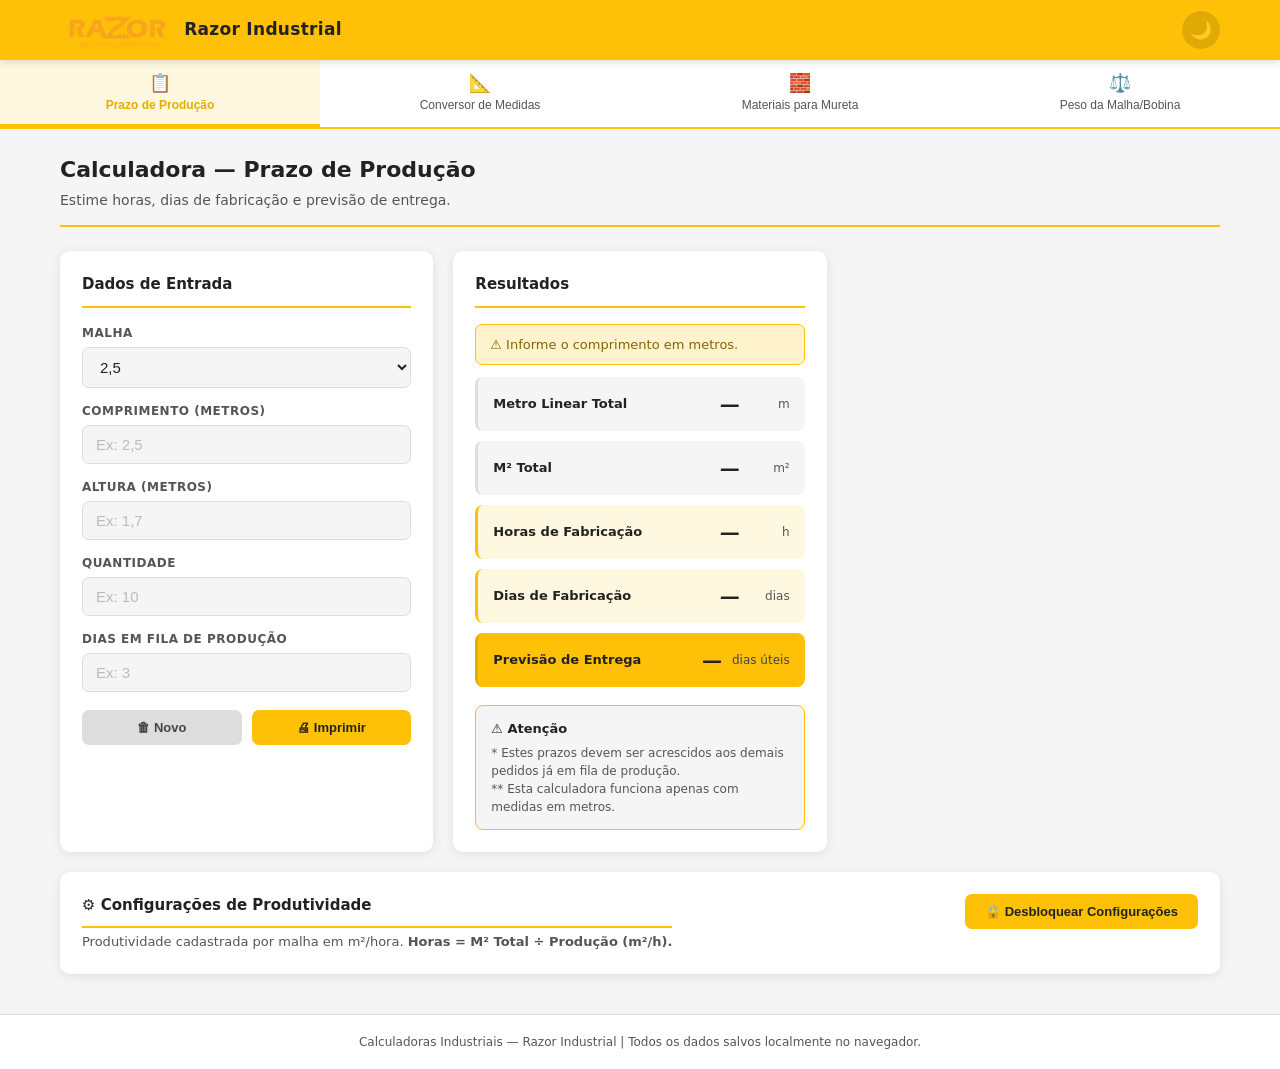
<file: index.html>
<!DOCTYPE html>
<html lang="pt-BR">
<head>
  <meta charset="UTF-8" />
  <meta name="viewport" content="width=device-width, initial-scale=1.0" />
  <title>Calculadoras Industriais</title>
  <link rel="stylesheet" href="style.css" />
</head>
<body class="tema-claro">

  <!-- CABEÇALHO -->
  <header class="cabecalho">
    <div class="cabecalho-inner">
      <div class="logo-area">
        <img src="logo.jpg" alt="Razor Industrial" class="logo-img">
        <span class="logo-texto">Razor Industrial</span>
      </div>
      <button class="btn-tema" id="btnTema" onclick="alternarTema()" title="Alternar tema claro/escuro">
        <span id="iconeTema">🌙</span>
      </button>
    </div>
  </header>

  <!-- MENU DE NAVEGAÇÃO -->

  <nav class="menu-nav">
    <button class="btn-menu ativo" id="menu-producao" onclick="trocarTela('producao')">
      <span class="menu-icon">📋</span>
      <span class="menu-label">Prazo de Produção</span>
    </button>
    <button class="btn-menu" id="menu-conversor" onclick="trocarTela('conversor')">
      <span class="menu-icon">📐</span>
      <span class="menu-label">Conversor de Medidas</span>
    </button>
    <button class="btn-menu" onclick="location.href='tela3-mureta.html'">
      <span class="menu-icon">🧱</span>
      <span class="menu-label">Materiais para Mureta</span>
    </button>
    <button class="btn-menu" onclick="location.href='tela4-malha.html'">
      <span class="menu-icon">⚖️</span>
      <span class="menu-label">Peso da Malha/Bobina</span>
    </button>
  </nav>

  <!-- ÁREA PRINCIPAL -->
  <main class="main-content">

    <!-- ===========================
         TELA 1 - PRAZO DE PRODUÇÃO
         =========================== -->
    <section id="tela-producao" class="tela ativa">
      <div class="tela-titulo">
        <h2>Calculadora — Prazo de Produção</h2>
        <p class="subtitulo">Estime horas, dias de fabricação e previsão de entrega.</p>
      </div>

      <div class="card-grid">
        <!-- Entradas -->
        <div class="card">
          <h3 class="card-titulo">Dados de Entrada</h3>

          <div class="campo-grupo">
            <label for="prod-malha">Malha</label>
            <select id="prod-malha" onchange="calcularProducao()">
              <option value="2.5">2,5</option>
              <option value="5">5</option>
              <option value="8">8</option>
              <option value="10">10</option>
            </select>
          </div>

          <div class="campo-grupo">
            <label for="prod-comprimento">Comprimento (metros)</label>
            <input type="text" id="prod-comprimento" class="obrigatorio" placeholder="Ex: 2,5" oninput="calcularProducao()" />
          </div>

          <div class="campo-grupo">
            <label for="prod-altura">Altura (metros)</label>
            <input type="text" id="prod-altura" class="obrigatorio" placeholder="Ex: 1,7" oninput="calcularProducao()" />
          </div>

          <div class="campo-grupo">
            <label for="prod-quantidade">Quantidade</label>
            <input type="text" id="prod-quantidade" class="obrigatorio" placeholder="Ex: 10" oninput="calcularProducao()" />
          </div>

          <div class="campo-grupo">
            <label for="prod-dias-fila">Dias em fila de produção</label>
            <input type="text" id="prod-dias-fila" placeholder="Ex: 3" oninput="calcularProducao()" />
          </div>

          <div class="botoes-acao">
            <button class="btn-limpar" onclick="limparProducao()">🗑 Novo</button>
            <button class="btn-imprimir" onclick="imprimirOrcamento('producao')">🖨 Imprimir</button>
          </div>
        </div>

        <!-- Resultados -->
        <div class="card">
          <h3 class="card-titulo">Resultados</h3>

          <div id="erro-producao" class="msg-erro hidden"></div>

          <div class="resultado-grid">
            <div class="resultado-item">
              <span class="resultado-label">Metro Linear Total</span>
              <span class="resultado-valor" id="res-metro-linear">—</span>
              <span class="resultado-unidade">m</span>
            </div>
            <div class="resultado-item">
              <span class="resultado-label">M² Total</span>
              <span class="resultado-valor" id="res-m2-total">—</span>
              <span class="resultado-unidade">m²</span>
            </div>
            <div class="resultado-item destaque">
              <span class="resultado-label">Horas de Fabricação</span>
              <span class="resultado-valor" id="res-horas-fab">—</span>
              <span class="resultado-unidade">h</span>
            </div>
            <div class="resultado-item destaque">
              <span class="resultado-label">Dias de Fabricação</span>
              <span class="resultado-valor" id="res-dias-fab">—</span>
              <span class="resultado-unidade">dias</span>
            </div>
            <div class="resultado-item principal">
              <span class="resultado-label">Previsão de Entrega</span>
              <span class="resultado-valor" id="res-previsao">—</span>
              <span class="resultado-unidade">dias úteis</span>
            </div>
          </div>

          <div class="aviso-box">
            <strong>⚠ Atenção</strong>
            <p>* Estes prazos devem ser acrescidos aos demais pedidos já em fila de produção.</p>
            <p>** Esta calculadora funciona apenas com medidas em metros.</p>
          </div>
        </div>

        <!-- Configurações de Produtividade (protegidas por senha) -->
        <div class="card card-full">
          <div class="admin-cabecalho">
            <div>
              <h3 class="card-titulo" style="margin-bottom:4px;">⚙ Configurações de Produtividade</h3>
              <p class="card-desc" style="margin-bottom:0">
                Produtividade cadastrada por malha em m²/hora.
                <strong>Horas = M² Total ÷ Produção (m²/h).</strong>
              </p>
            </div>
            <div class="admin-botoes">
              <button class="btn-desbloquear" id="btn-desbloquear" onclick="desbloquearConfiguracoes()">
                🔒 Desbloquear Configurações
              </button>
              <button class="btn-bloquear hidden" id="btn-bloquear" onclick="bloquearConfiguracoes()">
                🔓 Bloquear
              </button>
            </div>
          </div>

          <!-- Área administrativa — oculta por padrão, exibida após senha correta -->
          <div id="area-admin" class="hidden">
            <div class="tabela-fatores-wrap" style="margin-top:16px;">
              <table class="tabela-fatores">
                <thead>
                  <tr>
                    <th>Malha</th>
                    <th>Produção (m²/hora)</th>
                    <th></th>
                  </tr>
                </thead>
                <tbody id="corpo-tabela-producao">
                  <!-- Gerado via JS -->
                </tbody>
              </table>
              <div class="admin-actions">
                <button class="btn-add-fator" onclick="adicionarMalhaProducao()">+ Adicionar malha</button>
                <button class="btn-salvar" id="btn-salvar-producao" onclick="salvarTabelaProducao()" disabled>
                  💾 Salvar
                </button>
                <span id="feedback-salvar-producao" class="feedback-msg hidden"></span>
                <div class="admin-export">
                  <button class="btn-export" onclick="exportarProducaoJSON()">📤 JSON</button>
                  <button class="btn-export" onclick="exportarProducaoCSV()">📤 CSV</button>
                  <button class="btn-export" onclick="exportarProducaoTXT()">📤 TXT</button>
                  <button class="btn-export" onclick="importarProducaoJSON()">📥 Importar</button>
                </div>
              </div>
            </div>
          </div>
        </div>
      </div>
    </section>

    <!-- ===========================
         TELA 2 - CONVERSOR CM ↔ METRO
         =========================== -->
    <section id="tela-conversor" class="tela">
      <div class="tela-titulo">
        <h2>Conversor de Medidas</h2>
        <p class="subtitulo">Converta entre unidades de comprimento em tempo real.</p>
      </div>

      <div class="card">
        <div class="conv-selector">
          <label for="conv-unidade">Unidade de origem</label>
          <select id="conv-unidade" onchange="converterMedidas()">
            <option value="mm">Milímetro (mm)</option>
            <option value="cm">Centímetro (cm)</option>
            <option value="m" selected>Metro (m)</option>
            <option value="km">Quilômetro (km)</option>
          </select>
        </div>

        <div class="campo-grupo">
          <label for="conv-valor">Valor</label>
          <input type="text" id="conv-valor" placeholder="Ex: 1,5" oninput="converterMedidas()" />
        </div>

        <div class="conv-resultados">
          <div class="conv-resultado-item">
            <span class="conv-res-unidade">Milímetro</span>
            <span class="conv-res-valor" id="res-mm">—</span>
            <span class="conv-res-sigla">mm</span>
          </div>
          <div class="conv-resultado-item">
            <span class="conv-res-unidade">Centímetro</span>
            <span class="conv-res-valor" id="res-cm">—</span>
            <span class="conv-res-sigla">cm</span>
          </div>
          <div class="conv-resultado-item">
            <span class="conv-res-unidade">Metro</span>
            <span class="conv-res-valor" id="res-m">—</span>
            <span class="conv-res-sigla">m</span>
          </div>
          <div class="conv-resultado-item">
            <span class="conv-res-unidade">Quilômetro</span>
            <span class="conv-res-valor" id="res-km">—</span>
            <span class="conv-res-sigla">km</span>
          </div>
        </div>
      </div>
    </section>

  </main>

  <!-- RODAPÉ -->
  <footer class="rodape">
    <span>Calculadoras Industriais — Razor Industrial | Todos os dados salvos localmente no navegador.</span>
  </footer>

  <script src="app.js"></script>
</body>
</html>
</file>
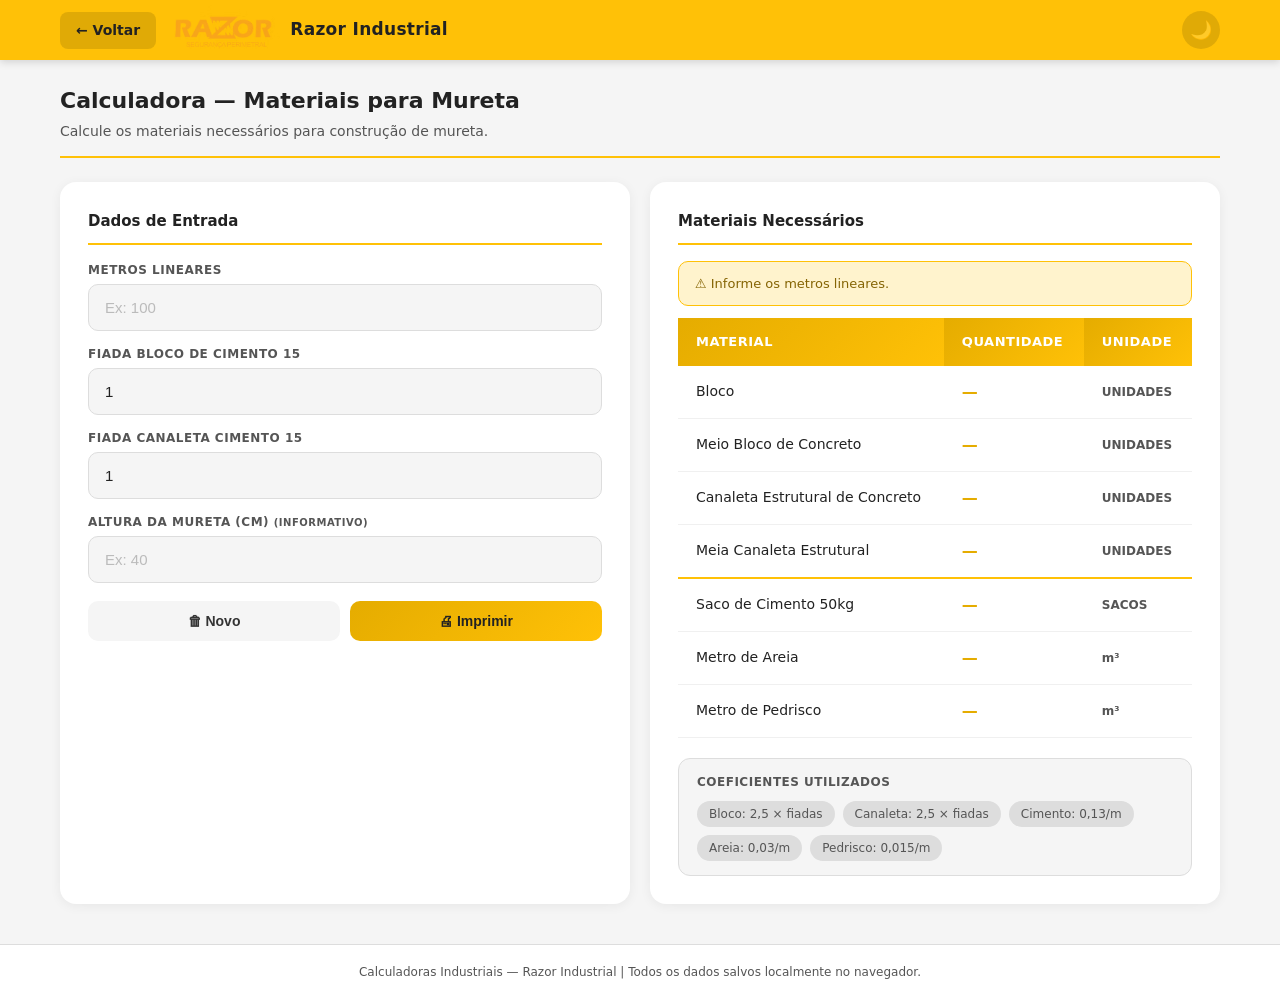
<file: tela3-mureta.html>
<!DOCTYPE html>
<html lang="pt-BR">
<head>
  <meta charset="UTF-8">
  <meta name="viewport" content="width=device-width, initial-scale=1.0">
  <title>Materiais para Mureta — Calculadoras Razor</title>
  <link rel="stylesheet" href="shared.css">
  <link rel="stylesheet" href="tela3-mureta.css">
</head>
<body class="tema-claro">

  <header class="cabecalho">
    <div class="cabecalho-inner">
      <div class="logo-area">
        <a href="index.html" class="btn-voltar">← Voltar</a>
        <img src="logo.jpg" alt="Razor Industrial" class="logo-img">
        <span class="logo-texto">Razor Industrial</span>
      </div>
      <button class="btn-tema" id="btnTema" onclick="alternarTema()" title="Alternar tema">
        <span id="iconeTema">🌙</span>
      </button>
    </div>
  </header>

  <main class="main-content">

    <div class="tela-titulo">
      <h2>Calculadora — Materiais para Mureta</h2>
      <p class="subtitulo">Calcule os materiais necessários para construção de mureta.</p>
    </div>

    <div class="card-grid">

      <div class="card">
        <h3 class="card-titulo">Dados de Entrada</h3>

        <div class="campo-grupo">
          <label for="mur-metros">Metros Lineares</label>
          <input type="text" id="mur-metros" class="obrigatorio" placeholder="Ex: 100" oninput="calcularMureta()" />
        </div>

        <div class="campo-grupo">
          <label for="mur-fiada-bloco">Fiada Bloco de Cimento 15</label>
          <input type="number" id="mur-fiada-bloco" placeholder="Ex: 1" oninput="calcularMureta()" value="1" min="0" step="1" />
        </div>

        <div class="campo-grupo">
          <label for="mur-fiada-canaleta">Fiada Canaleta Cimento 15</label>
          <input type="number" id="mur-fiada-canaleta" placeholder="Ex: 1" oninput="calcularMureta()" value="1" min="0" step="1" />
        </div>

        <div class="campo-grupo">
          <label for="mur-altura">Altura da Mureta (cm) <small>(informativo)</small></label>
          <input type="number" id="mur-altura" placeholder="Ex: 40" oninput="calcularMureta()" min="0" step="1" />
        </div>

        <div class="botoes-acao">
          <button class="btn-limpar" onclick="limparMureta()">🗑 Novo</button>
          <button class="btn-imprimir" onclick="window.print()">🖨 Imprimir</button>
        </div>
      </div>

      <div class="card">
        <h3 class="card-titulo">Materiais Necessários</h3>

        <div id="erro-mureta" class="msg-erro hidden"></div>

        <div class="tabela-materiais-wrap">
          <table class="tabela-materiais">
            <thead>
              <tr>
                <th>Material</th>
                <th>Quantidade</th>
                <th>Unidade</th>
              </tr>
            </thead>
            <tbody>
              <tr>
                <td>Bloco</td>
                <td id="res-bloco">—</td>
                <td class="unidade-col">UNIDADES</td>
              </tr>
              <tr>
                <td>Meio Bloco de Concreto</td>
                <td id="res-meio-bloco">—</td>
                <td class="unidade-col">UNIDADES</td>
              </tr>
              <tr>
                <td>Canaleta Estrutural de Concreto</td>
                <td id="res-canaleta">—</td>
                <td class="unidade-col">UNIDADES</td>
              </tr>
              <tr>
                <td>Meia Canaleta Estrutural</td>
                <td id="res-meia-canaleta">—</td>
                <td class="unidade-col">UNIDADES</td>
              </tr>
              <tr class="linha-sep">
                <td>Saco de Cimento 50kg</td>
                <td id="res-cimento">—</td>
                <td class="unidade-col">SACOS</td>
              </tr>
              <tr>
                <td>Metro de Areia</td>
                <td id="res-areia">—</td>
                <td class="unidade-col">m³</td>
              </tr>
              <tr>
                <td>Metro de Pedrisco</td>
                <td id="res-pedrisco">—</td>
                <td class="unidade-col">m³</td>
              </tr>
            </tbody>
          </table>
        </div>

        <div class="coeficientes-box">
          <h4>Coeficientes utilizados</h4>
          <div class="coef-grid">
            <span>Bloco: 2,5 × fiadas</span>
            <span>Canaleta: 2,5 × fiadas</span>
            <span>Cimento: 0,13/m</span>
            <span>Areia: 0,03/m</span>
            <span>Pedrisco: 0,015/m</span>
          </div>
        </div>
      </div>

    </div>
  </main>

  <footer class="rodape">
    <span>Calculadoras Industriais — Razor Industrial | Todos os dados salvos localmente no navegador.</span>
  </footer>

  <script src="shared.js"></script>
  <script src="tela3-mureta.js"></script>
</body>
</html>
</file>
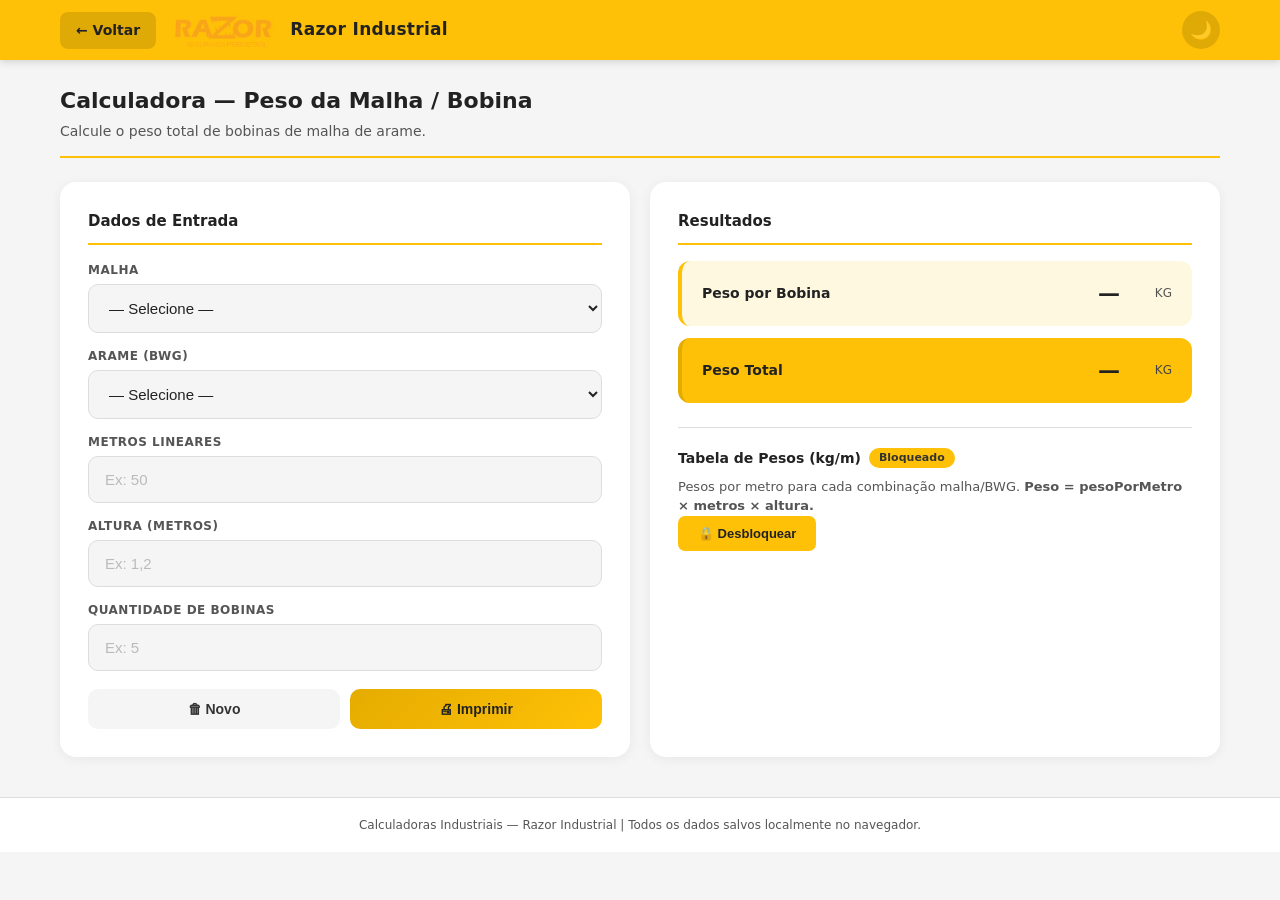
<file: tela4-malha.html>
<!DOCTYPE html>
<html lang="pt-BR">
<head>
  <meta charset="UTF-8">
  <meta name="viewport" content="width=device-width, initial-scale=1.0">
  <title>Peso da Malha/Bobina — Calculadoras Razor</title>
  <link rel="stylesheet" href="shared.css">
  <link rel="stylesheet" href="tela4-malha.css">
</head>
<body class="tema-claro">

  <header class="cabecalho">
    <div class="cabecalho-inner">
      <div class="logo-area">
        <a href="index.html" class="btn-voltar">← Voltar</a>
        <img src="logo.jpg" alt="Razor Industrial" class="logo-img">
        <span class="logo-texto">Razor Industrial</span>
      </div>
      <button class="btn-tema" id="btnTema" onclick="alternarTema()" title="Alternar tema">
        <span id="iconeTema">🌙</span>
      </button>
    </div>
  </header>

  <main class="main-content">

    <div class="tela-titulo">
      <h2>Calculadora — Peso da Malha / Bobina</h2>
      <p class="subtitulo">Calcule o peso total de bobinas de malha de arame.</p>
    </div>

    <div class="card-grid">

      <div class="card">
        <h3 class="card-titulo">Dados de Entrada</h3>

        <div class="campo-grupo">
          <label for="malha-tipo">Malha</label>
          <select id="malha-tipo" onchange="calcularMalha()">
            <option value="">— Selecione —</option>
            <option value="malha2_5">Malha 2,5</option>
            <option value="malha5">Malha 5</option>
            <option value="malha8">Malha 8</option>
            <option value="malha10">Malha 10</option>
          </select>
        </div>

        <div class="campo-grupo">
          <label for="malha-bwg">Arame (BWG)</label>
          <select id="malha-bwg" onchange="calcularMalha()">
            <option value="">— Selecione —</option>
          </select>
        </div>

        <div class="campo-grupo">
          <label for="malha-metros">Metros Lineares</label>
          <input type="text" id="malha-metros" class="obrigatorio" placeholder="Ex: 50" oninput="calcularMalha()" />
        </div>

        <div class="campo-grupo">
          <label for="malha-altura">Altura (metros)</label>
          <input type="text" id="malha-altura" placeholder="Ex: 1,2" oninput="calcularMalha()" />
        </div>

        <div class="campo-grupo">
          <label for="malha-bobinas">Quantidade de Bobinas</label>
          <input type="text" id="malha-bobinas" placeholder="Ex: 5" oninput="calcularMalha()" />
        </div>

        <div class="botoes-acao">
          <button class="btn-limpar" onclick="limparMalha()">🗑 Novo</button>
          <button class="btn-imprimir" onclick="window.print()">🖨 Imprimir</button>
        </div>
      </div>

      <div class="card">
        <h3 class="card-titulo">Resultados</h3>

        <div id="erro-malha" class="msg-erro hidden"></div>

        <div class="resultado-grid">
          <div class="resultado-item destaque">
            <span class="resultado-label">Peso por Bobina</span>
            <span class="resultado-valor" id="res-peso-bobina">—</span>
            <span class="resultado-unidade">KG</span>
          </div>
          <div class="resultado-item principal">
            <span class="resultado-label">Peso Total</span>
            <span class="resultado-valor" id="res-peso-total">—</span>
            <span class="resultado-unidade">KG</span>
          </div>
        </div>

        <!-- Configurações de Pesos (protegidas por senha) -->
        <div class="card-sub">
          <div class="admin-cabecalho">
            <div>
              <h4 class="card-sub-titulo">Tabela de Pesos (kg/m) <span class="badge-edit" id="badge-pesos">Bloqueado</span></h4>
              <p class="card-desc" style="margin-bottom:0">
                Pesos por metro para cada combinação malha/BWG.
                <strong>Peso = pesoPorMetro × metros × altura.</strong>
              </p>
            </div>
            <div class="admin-botoes">
              <button class="btn-desbloquear" id="btn-desbloquear-pesos" onclick="desbloquearPesos()">
                🔒 Desbloquear
              </button>
              <button class="btn-bloquear hidden" id="btn-bloquear-pesos" onclick="bloquearPesos()">
                🔓 Bloquear
              </button>
            </div>
          </div>

          <!-- Área admin — oculta por padrão -->
          <div id="area-admin-pesos" class="hidden">
            <div class="tabela-pesos-wrap" style="margin-top:16px;">
              <table class="tabela-pesos" id="tabela-pesos">
                <thead>
                  <tr>
                    <th>Malha</th>
                    <th>BWG</th>
                    <th>Peso (kg/m)</th>
                    <th></th>
                  </tr>
                </thead>
                <tbody id="corpo-tabela-pesos">
                </tbody>
              </table>
              <div class="admin-actions">
                <button class="btn-salvar" id="btn-salvar-pesos" onclick="salvarTabelaPesos()" disabled>
                  💾 Salvar
                </button>
                <span id="feedback-salvar" class="feedback-msg hidden"></span>
                <div class="admin-export">
                  <button class="btn-export" onclick="exportarPesosJSON()">📤 Exportar JSON</button>
                  <button class="btn-export" onclick="importarPesosJSON()">📥 Importar JSON</button>
                </div>
              </div>
            </div>
          </div>
        </div>
      </div>

    </div>
  </main>

  <footer class="rodape">
    <span>Calculadoras Industriais — Razor Industrial | Todos os dados salvos localmente no navegador.</span>
  </footer>

  <script src="shared.js"></script>
  <script src="tela4-malha.js"></script>
</body>
</html>
</file>
<file: style.css>
/* ========================================
   CALCULADORAS INDUSTRIAIS — style.css
   Paleta: Amarelo #FFC107 | Cinza #666 | Branco
   ======================================== */

/* --- Variáveis de Tema Claro --- */
:root {
  --amarelo: #FFC107;
  --amarelo-escuro: #E5AC00;
  --amarelo-suave: #FFF8E1;
  --cinza-escuro: #444;
  --cinza-medio: #666;
  --cinza-claro: #bbb;
  --cinza-borda: #ddd;
  --branco: #ffffff;
  --fundo: #f5f5f5;
  --fundo-card: #ffffff;
  --texto-principal: #222;
  --texto-secundario: #555;
  --texto-inverso: #ffffff;
  --sombra: 0 2px 12px rgba(0,0,0,0.09);
  --sombra-hover: 0 6px 24px rgba(0,0,0,0.14);
  --borda-radius: 10px;
  --transicao: 0.22s ease;
}

/* --- Variáveis de Tema Escuro --- */
body.tema-escuro {
  --fundo: #1a1a1a;
  --fundo-card: #252525;
  --texto-principal: #f0f0f0;
  --texto-secundario: #aaa;
  --cinza-borda: #3a3a3a;
  --cinza-escuro: #999;
  --sombra: 0 2px 12px rgba(0,0,0,0.4);
  --sombra-hover: 0 6px 24px rgba(0,0,0,0.5);
  --amarelo-suave: #2a2200;
}

/* --- Reset & Base --- */
*, *::before, *::after { box-sizing: border-box; margin: 0; padding: 0; }

body {
  font-family: 'Segoe UI', system-ui, -apple-system, sans-serif;
  background: var(--fundo);
  color: var(--texto-principal);
  font-size: 15px;
  line-height: 1.5;
  transition: background var(--transicao), color var(--transicao);
  min-height: 100vh;
}

/* ========================================
   CABEÇALHO
   ======================================== */
.cabecalho {
  background: var(--amarelo);
  position: sticky;
  top: 0;
  z-index: 100;
  box-shadow: 0 2px 8px rgba(0,0,0,0.15);
}

.cabecalho-inner {
  max-width: 1200px;
  margin: 0 auto;
  padding: 0 20px;
  height: 60px;
  display: flex;
  align-items: center;
  justify-content: space-between;
}

.logo-area {
  display: flex;
  align-items: center;
  gap: 10px;
}

.logo-img {
  height: 50px;
  width: auto;
}

.logo-icon {
  font-size: 24px;
  animation: girar 8s linear infinite;
}

@keyframes girar {
  from { transform: rotate(0deg); }
  to { transform: rotate(360deg); }
}

.logo-texto {
  font-size: 17px;
  font-weight: 700;
  color: #222;
  letter-spacing: 0.3px;
}

.btn-tema {
  background: rgba(0,0,0,0.12);
  border: none;
  border-radius: 50%;
  width: 38px;
  height: 38px;
  font-size: 18px;
  cursor: pointer;
  display: flex;
  align-items: center;
  justify-content: center;
  transition: background var(--transicao), transform var(--transicao);
}

.btn-tema:hover {
  background: rgba(0,0,0,0.22);
  transform: scale(1.1);
}

/* ========================================
   MENU NAVEGAÇÃO
   ======================================== */
.menu-nav {
  background: var(--fundo-card);
  border-bottom: 2px solid var(--amarelo);
  display: flex;
  overflow-x: auto;
  -webkit-overflow-scrolling: touch;
  scrollbar-width: none;
}

.menu-nav::-webkit-scrollbar { display: none; }

.btn-menu {
  flex: 1;
  min-width: 150px;
  display: flex;
  flex-direction: column;
  align-items: center;
  gap: 4px;
  padding: 12px 10px;
  border: none;
  background: transparent;
  color: var(--texto-secundario);
  cursor: pointer;
  font-size: 13px;
  font-weight: 500;
  border-bottom: 3px solid transparent;
  transition: all var(--transicao);
  white-space: nowrap;
}

.btn-menu:hover {
  background: var(--amarelo-suave);
  color: var(--texto-principal);
}

.btn-menu.ativo {
  color: var(--amarelo-escuro);
  border-bottom-color: var(--amarelo);
  font-weight: 700;
  background: var(--amarelo-suave);
}

.menu-icon { font-size: 18px; }
.menu-label { font-size: 12px; }

/* ========================================
   CONTEÚDO PRINCIPAL
   ======================================== */
.main-content {
  max-width: 1200px;
  margin: 0 auto;
  padding: 24px 20px 40px;
}

/* --- Telas (visibilidade) --- */
.tela { display: none; animation: fadeIn 0.3s ease; }
.tela.ativa { display: block; }

@keyframes fadeIn {
  from { opacity: 0; transform: translateY(8px); }
  to   { opacity: 1; transform: translateY(0); }
}

/* --- Título de tela --- */
.tela-titulo {
  margin-bottom: 24px;
  padding-bottom: 14px;
  border-bottom: 2px solid var(--amarelo);
}

.tela-titulo h2 {
  font-size: 22px;
  font-weight: 700;
  color: var(--texto-principal);
}

.subtitulo {
  font-size: 14px;
  color: var(--texto-secundario);
  margin-top: 4px;
}

/* ========================================
   CARDS
   ======================================== */
.card-grid {
  display: grid;
  grid-template-columns: repeat(auto-fit, minmax(320px, 1fr));
  gap: 20px;
}

.card {
  background: var(--fundo-card);
  border-radius: var(--borda-radius);
  box-shadow: var(--sombra);
  padding: 22px;
  transition: box-shadow var(--transicao);
}

.card:hover { box-shadow: var(--sombra-hover); }

.card-full { grid-column: 1 / -1; }

.card-titulo {
  font-size: 15px;
  font-weight: 700;
  color: var(--texto-principal);
  margin-bottom: 16px;
  padding-bottom: 10px;
  border-bottom: 2px solid var(--amarelo);
  display: flex;
  align-items: center;
  gap: 8px;
}

.card-desc {
  font-size: 13px;
  color: var(--texto-secundario);
  margin-bottom: 12px;
}

.card-sub {
  margin-top: 20px;
  padding-top: 16px;
  border-top: 1px solid var(--cinza-borda);
}

.card-sub-titulo {
  font-size: 14px;
  font-weight: 700;
  margin-bottom: 8px;
  display: flex;
  align-items: center;
  gap: 8px;
}

.badge-edit {
  font-size: 11px;
  background: var(--amarelo);
  color: #333;
  padding: 2px 8px;
  border-radius: 30px;
  font-weight: 600;
}

/* ========================================
   CAMPOS DE ENTRADA
   ======================================== */
.campo-grupo {
  margin-bottom: 14px;
}

.campo-grupo label {
  display: block;
  font-size: 12px;
  font-weight: 600;
  color: var(--texto-secundario);
  text-transform: uppercase;
  letter-spacing: 0.5px;
  margin-bottom: 5px;
}

.campo-grupo input,
.campo-grupo select {
  width: 100%;
  padding: 10px 13px;
  border: 1.5px solid var(--cinza-borda);
  border-radius: 7px;
  background: var(--fundo);
  color: var(--texto-principal);
  font-size: 15px;
  outline: none;
  transition: border-color var(--transicao), box-shadow var(--transicao);
}

.campo-grupo input:focus,
.campo-grupo select:focus {
  border-color: var(--amarelo);
  box-shadow: 0 0 0 3px rgba(255,193,7,0.18);
}

.campo-grupo input::placeholder { color: var(--cinza-claro); }

/* ========================================
   BOTÕES DE AÇÃO
   ======================================== */
.botoes-acao {
  display: flex;
  gap: 10px;
  margin-top: 18px;
  flex-wrap: wrap;
}

.btn-limpar,
.btn-imprimir {
  flex: 1;
  padding: 10px 14px;
  border: none;
  border-radius: 7px;
  font-size: 13px;
  font-weight: 600;
  cursor: pointer;
  transition: all var(--transicao);
  min-width: 110px;
}

.btn-limpar {
  background: var(--cinza-borda);
  color: var(--cinza-escuro);
}

.btn-limpar:hover {
  background: #ccc;
  transform: translateY(-1px);
}

.btn-imprimir {
  background: var(--amarelo);
  color: #222;
}

.btn-imprimir:hover {
  background: var(--amarelo-escuro);
  transform: translateY(-1px);
  box-shadow: 0 4px 12px rgba(255,193,7,0.35);
}

/* ========================================
   RESULTADOS
   ======================================== */
.resultado-grid {
  display: flex;
  flex-direction: column;
  gap: 10px;
}

.resultado-item {
  display: flex;
  align-items: center;
  padding: 12px 15px;
  background: var(--fundo);
  border-radius: 8px;
  border-left: 3px solid var(--cinza-borda);
  gap: 10px;
  transition: all var(--transicao);
}

.resultado-item.destaque {
  border-left-color: var(--amarelo);
  background: var(--amarelo-suave);
}

.resultado-item.principal {
  border-left-color: var(--amarelo-escuro);
  background: var(--amarelo);
  color: #222;
}

.resultado-label {
  flex: 1;
  font-size: 13px;
  font-weight: 600;
  color: inherit;
}

.resultado-valor {
  font-size: 20px;
  font-weight: 700;
  font-variant-numeric: tabular-nums;
}

.resultado-unidade {
  font-size: 12px;
  color: var(--texto-secundario);
  min-width: 40px;
  text-align: right;
}

.resultado-item.principal .resultado-unidade { color: #444; }

/* ========================================
   MENSAGENS DE ERRO
   ======================================== */
.msg-erro {
  background: #fff3cd;
  border: 1px solid #ffc107;
  color: #856404;
  border-radius: 7px;
  padding: 10px 14px;
  font-size: 13px;
  margin-bottom: 12px;
  animation: fadeIn 0.2s ease;
}

.hidden { display: none !important; }

/* ========================================
   AVISO / ATENÇÃO
   ======================================== */
.aviso-box {
  margin-top: 18px;
  background: var(--fundo);
  border: 1px solid var(--amarelo);
  border-radius: 8px;
  padding: 13px 15px;
  font-size: 12px;
  color: var(--texto-secundario);
}

.aviso-box strong {
  display: block;
  font-size: 13px;
  color: var(--texto-principal);
  margin-bottom: 5px;
}

/* ========================================
   TABELA DE FATORES DA MALHA
   ======================================== */
.tabela-fatores-wrap {
  overflow-x: auto;
}

.tabela-fatores {
  width: 100%;
  border-collapse: collapse;
  font-size: 14px;
}

.tabela-fatores th {
  background: var(--cinza-escuro);
  color: #fff;
  padding: 9px 14px;
  text-align: left;
  font-size: 12px;
  text-transform: uppercase;
  letter-spacing: 0.5px;
}

body.tema-escuro .tabela-fatores th {
  background: #444;
}

.tabela-fatores td {
  padding: 8px 14px;
  border-bottom: 1px solid var(--cinza-borda);
  vertical-align: middle;
}

.tabela-fatores tr:hover td { background: var(--amarelo-suave); }

.tabela-fatores input[type="text"],
.tabela-fatores input[type="number"] {
  width: 100%;
  padding: 6px 10px;
  border: 1.5px solid var(--cinza-borda);
  border-radius: 5px;
  background: var(--fundo);
  color: var(--texto-principal);
  font-size: 14px;
}

.tabela-fatores input:focus {
  border-color: var(--amarelo);
  outline: none;
}

.btn-add-fator {
  margin-top: 12px;
  padding: 8px 16px;
  background: var(--amarelo);
  color: #222;
  border: none;
  border-radius: 6px;
  font-size: 13px;
  font-weight: 600;
  cursor: pointer;
  transition: background var(--transicao);
}

.btn-add-fator:hover { background: var(--amarelo-escuro); }

.btn-remover-fator {
  padding: 4px 10px;
  background: transparent;
  color: #c00;
  border: 1px solid #c00;
  border-radius: 5px;
  font-size: 12px;
  cursor: pointer;
  transition: all var(--transicao);
}

.btn-remover-fator:hover { background: #c00; color: #fff; }

/* ========================================
   CONVERSOR
   ======================================== */
.conv-selector {
  margin-bottom: 16px;
}

.conv-selector label {
  display: block;
  font-size: 13px;
  font-weight: 600;
  color: var(--texto-secundario);
  margin-bottom: 6px;
  text-transform: uppercase;
  letter-spacing: 0.5px;
}

.conv-selector select {
  width: 100%;
  padding: 12px 16px;
  font-size: 16px;
  border: 2px solid var(--cinza-borda);
  border-radius: 10px;
  background: var(--fundo);
  color: var(--texto-principal);
  cursor: pointer;
  appearance: auto;
}

.conv-resultados {
  display: grid;
  grid-template-columns: repeat(4, 1fr);
  gap: 12px;
  margin-top: 20px;
}

@media (max-width: 640px) {
  .conv-resultados {
    grid-template-columns: repeat(2, 1fr);
  }
}

@media (max-width: 400px) {
  .conv-resultados {
    grid-template-columns: 1fr;
  }
}

.conv-resultado-item {
  background: var(--amarelo);
  border-radius: 10px;
  padding: 16px 12px;
  text-align: center;
  transition: transform 0.15s;
}

.conv-resultado-item:hover {
  transform: translateY(-2px);
}

.conv-res-unidade {
  display: block;
  font-size: 11px;
  font-weight: 600;
  color: #555;
  text-transform: uppercase;
  letter-spacing: 0.5px;
  margin-bottom: 4px;
}

.conv-res-valor {
  display: block;
  font-size: 24px;
  font-weight: 800;
  color: #222;
  font-variant-numeric: tabular-nums;
}

.conv-res-sigla {
  display: block;
  font-size: 13px;
  color: #555;
  margin-top: 2px;
}

/* ========================================
   RODAPÉ
   ======================================== */
.rodape {
  text-align: center;
  padding: 18px 20px;
  font-size: 12px;
  color: var(--texto-secundario);
  border-top: 1px solid var(--cinza-borda);
  background: var(--fundo-card);
}

/* ========================================
   RESPONSIVO
   ======================================== */
@media (max-width: 768px) {
  .card-grid { grid-template-columns: 1fr; }
  .tela-titulo h2 { font-size: 18px; }
  .logo-texto { font-size: 14px; }
  .btn-menu { min-width: 120px; }
  .resultado-valor { font-size: 17px; }
}

@media (max-width: 480px) {
  .main-content { padding: 16px 12px 32px; }
  .card { padding: 16px; }
  .cabecalho-inner { padding: 0 14px; }
  .logo-texto { display: none; }
}

/* ========================================
   ÁREA ADMINISTRATIVA (PROTEGIDA POR SENHA)
   ======================================== */

.admin-cabecalho {
  display: flex;
  align-items: flex-start;
  justify-content: space-between;
  gap: 16px;
  flex-wrap: wrap;
}

.admin-botoes {
  display: flex;
  gap: 10px;
  flex-shrink: 0;
  align-items: center;
}

.btn-desbloquear {
  padding: 10px 20px;
  background: var(--amarelo);
  color: #222;
  border: none;
  border-radius: 7px;
  font-size: 13px;
  font-weight: 600;
  cursor: pointer;
  transition: all var(--transicao);
  white-space: nowrap;
}

.btn-desbloquear:hover {
  background: var(--amarelo-escuro);
  transform: translateY(-1px);
  box-shadow: 0 4px 12px rgba(255,193,7,0.35);
}

body.tema-escuro .btn-desbloquear {
  background: var(--amarelo);
  color: #222;
}

body.tema-escuro .btn-desbloquear:hover {
  background: var(--amarelo-escuro);
}

.btn-bloquear {
  padding: 10px 20px;
  background: transparent;
  color: var(--cinza-escuro);
  border: 1.5px solid var(--cinza-borda);
  border-radius: 7px;
  font-size: 13px;
  font-weight: 600;
  cursor: pointer;
  transition: all var(--transicao);
  white-space: nowrap;
}

.btn-bloquear:hover {
  background: var(--cinza-borda);
  transform: translateY(-1px);
}

#area-admin {
  animation: fadeIn 0.3s ease;
}

/* ========================================
   AÇÕES ADMIN — SALVAR / EXPORTAR
   ======================================== */
.admin-actions {
  display: flex;
  align-items: center;
  gap: 12px;
  margin-top: 14px;
  flex-wrap: wrap;
}

.btn-salvar {
  padding: 9px 20px;
  background: var(--amarelo);
  color: #222;
  border: none;
  border-radius: 7px;
  font-size: 13px;
  font-weight: 600;
  cursor: pointer;
  transition: background var(--transicao), transform var(--transicao);
  white-space: nowrap;
}

.btn-salvar:hover:not(:disabled) {
  background: var(--amarelo-escuro);
  transform: translateY(-1px);
}

.btn-salvar:disabled {
  opacity: 0.5;
  cursor: not-allowed;
}

.feedback-msg {
  font-size: 13px;
  font-weight: 600;
  color: #27ae60;
  animation: fadeIn 0.2s ease;
}

.admin-export {
  display: flex;
  gap: 8px;
  margin-left: auto;
}

.btn-export {
  padding: 7px 14px;
  background: var(--cinza-borda);
  color: var(--cinza-escuro);
  border: none;
  border-radius: 6px;
  font-size: 12px;
  font-weight: 600;
  cursor: pointer;
  transition: background var(--transicao);
  white-space: nowrap;
}

.btn-export:hover {
  background: #ccc;
}

/* ========================================
   PRINT
   ======================================== */
@media print {
  .cabecalho, .menu-nav, .btn-limpar, .btn-imprimir, .btn-add-fator, .botoes-acao { display: none !important; }
  body { background: white !important; }
  .card { box-shadow: none !important; border: 1px solid #ddd; }
  .tela { display: block !important; }
  .tela:not(.ativa) { display: none !important; }
}

.obrigatorio:invalid:not(:placeholder-shown),
.obrigatorio.obrigatorio-touched:invalid {
  border-color: #e74c3c;
}

.obrigatorio:valid:not(:placeholder-shown) {
  border-color: #27ae60;
}
</file>
<file: shared.css>
/* ========================================
   ESTILOS COMPARTILHADOS
   ======================================== */

:root {
  --amarelo: #FFC107;
  --amarelo-escuro: #E5AC00;
  --amarelo-suave: #FFF8E1;
  --cinza-escuro: #444;
  --cinza-medio: #666;
  --cinza-claro: #bbb;
  --cinza-borda: #ddd;
  --branco: #ffffff;
  --fundo: #f5f5f5;
  --fundo-card: #ffffff;
  --texto-principal: #222;
  --texto-secundario: #555;
  --texto-inverso: #ffffff;
  --sombra: 0 2px 12px rgba(0,0,0,0.09);
  --sombra-hover: 0 6px 24px rgba(0,0,0,0.14);
  --borda-radius: 10px;
  --transicao: 0.22s ease;
}

body.tema-escuro {
  --fundo: #1a1a1a;
  --fundo-card: #252525;
  --texto-principal: #f0f0f0;
  --texto-secundario: #aaa;
  --cinza-borda: #3a3a3a;
  --cinza-escuro: #999;
  --sombra: 0 2px 12px rgba(0,0,0,0.4);
  --sombra-hover: 0 6px 24px rgba(0,0,0,0.5);
  --amarelo-suave: #2a2200;
}

*, *::before, *::after { box-sizing: border-box; margin: 0; padding: 0; }

body {
  font-family: 'Segoe UI', system-ui, -apple-system, sans-serif;
  background: var(--fundo);
  color: var(--texto-principal);
  font-size: 15px;
  line-height: 1.5;
  transition: background var(--transicao), color var(--transicao);
  min-height: 100vh;
}

/* CABEÇALHO */
.cabecalho {
  background: var(--amarelo);
  position: sticky;
  top: 0;
  z-index: 100;
  box-shadow: 0 2px 8px rgba(0,0,0,0.15);
}

.cabecalho-inner {
  max-width: 1200px;
  margin: 0 auto;
  padding: 0 20px;
  height: 60px;
  display: flex;
  align-items: center;
  justify-content: space-between;
}

.logo-area {
  display: flex;
  align-items: center;
  gap: 10px;
}

.logo-img {
  height: 50px;
  width: auto;
}

.logo-texto {
  font-size: 17px;
  font-weight: 700;
  color: #222;
  letter-spacing: 0.3px;
}

.btn-voltar {
  display: inline-flex;
  align-items: center;
  gap: 6px;
  padding: 8px 16px;
  background: rgba(0,0,0,0.12);
  color: #222;
  text-decoration: none;
  border-radius: 8px;
  font-size: 14px;
  font-weight: 600;
  transition: background var(--transicao);
}

.btn-voltar:hover {
  background: rgba(0,0,0,0.22);
}

.btn-tema {
  background: rgba(0,0,0,0.12);
  border: none;
  border-radius: 50%;
  width: 38px;
  height: 38px;
  font-size: 18px;
  cursor: pointer;
  display: flex;
  align-items: center;
  justify-content: center;
  transition: background var(--transicao), transform var(--transicao);
}

.btn-tema:hover {
  background: rgba(0,0,0,0.22);
  transform: scale(1.1);
}

/* CONTEÚDO PRINCIPAL */
.main-content {
  max-width: 1200px;
  margin: 0 auto;
  padding: 24px 20px 40px;
}

/* TÍTULO DE TELA */
.tela-titulo {
  margin-bottom: 24px;
  padding-bottom: 14px;
  border-bottom: 2px solid var(--amarelo);
}

.tela-titulo h2 {
  font-size: 22px;
  font-weight: 700;
  color: var(--texto-principal);
}

.subtitulo {
  font-size: 14px;
  color: var(--texto-secundario);
  margin-top: 4px;
}

/* CARDS */
.card-grid {
  display: grid;
  grid-template-columns: repeat(auto-fit, minmax(320px, 1fr));
  gap: 20px;
}

.card {
  background: var(--fundo-card);
  border-radius: 16px;
  box-shadow: 0 2px 12px rgba(0,0,0,0.06);
  padding: 28px;
  transition: box-shadow var(--transicao);
}

.card:hover { box-shadow: var(--sombra-hover); }

.card-titulo {
  font-size: 15px;
  font-weight: 700;
  color: var(--texto-principal);
  margin-bottom: 16px;
  padding-bottom: 10px;
  border-bottom: 2px solid var(--amarelo);
  display: flex;
  align-items: center;
  gap: 8px;
}

/* CAMPOS DE ENTRADA */
.campo-grupo {
  margin-bottom: 14px;
}

.campo-grupo label {
  display: block;
  font-size: 12px;
  font-weight: 600;
  color: var(--texto-secundario);
  text-transform: uppercase;
  letter-spacing: 0.5px;
  margin-bottom: 5px;
}

.campo-grupo input,
.campo-grupo select {
  width: 100%;
  padding: 14px 16px;
  border: 1.5px solid var(--cinza-borda);
  border-radius: 10px;
  background: var(--fundo);
  color: var(--texto-principal);
  font-size: 15px;
  outline: none;
  transition: border-color var(--transicao), box-shadow var(--transicao);
}

.campo-grupo input:focus,
.campo-grupo select:focus {
  border-color: var(--amarelo);
  box-shadow: 0 0 0 3px rgba(255,193,7,0.15);
}

.campo-grupo input::placeholder { color: var(--cinza-claro); }

/* BOTÕES DE AÇÃO */
.botoes-acao {
  display: flex;
  gap: 10px;
  margin-top: 18px;
  flex-wrap: wrap;
}

.btn-limpar,
.btn-imprimir {
  flex: 1;
  padding: 12px 24px;
  border: none;
  border-radius: 10px;
  font-size: 14px;
  font-weight: 600;
  cursor: pointer;
  transition: all var(--transicao);
  min-width: 110px;
}

.btn-limpar {
  background: #f5f5f5;
  color: #333;
}

.btn-limpar:hover {
  background: #eee;
  transform: translateY(-1px);
}

.btn-imprimir {
  background: linear-gradient(135deg, var(--amarelo-escuro), var(--amarelo));
  color: #222;
}

.btn-imprimir:hover {
  transform: translateY(-1px);
  box-shadow: 0 4px 12px rgba(255,193,7,0.35);
}

/* MENSAGENS DE ERRO */
.msg-erro {
  background: #fff3cd;
  border: 1px solid #ffc107;
  color: #856404;
  border-radius: 10px;
  padding: 12px 16px;
  font-size: 13px;
  margin-bottom: 12px;
  animation: fadeIn 0.2s ease;
}

.hidden { display: none !important; }

@keyframes fadeIn {
  from { opacity: 0; transform: translateY(8px); }
  to   { opacity: 1; transform: translateY(0); }
}

/* RODAPÉ */
.rodape {
  text-align: center;
  padding: 18px 20px;
  font-size: 12px;
  color: var(--texto-secundario);
  border-top: 1px solid var(--cinza-borda);
  background: var(--fundo-card);
}

/* RESPONSIVO */
@media (max-width: 768px) {
  .card-grid { grid-template-columns: 1fr; }
  .tela-titulo h2 { font-size: 18px; }
  .logo-texto { font-size: 14px; }
}

@media (max-width: 480px) {
  .main-content { padding: 16px 12px 32px; }
  .card { padding: 20px; }
  .cabecalho-inner { padding: 0 14px; }
  .logo-texto { display: none; }
}

/* PRINT */
@media print {
  .cabecalho, .btn-voltar, .btn-limpar, .btn-imprimir, .botoes-acao { display: none !important; }
  body { background: white !important; }
  .card { box-shadow: none !important; border: 1px solid #ddd; }
}
</file>
<file: tela3-mureta.css>
/* ========================================
   ESTILOS — TELA 3: MATERIAIS PARA MURETA
   ======================================== */

/* TABELA DE MATERIAIS */
.tabela-materiais-wrap {
  overflow-x: auto;
}

.tabela-materiais {
  width: 100%;
  border-collapse: collapse;
  font-size: 14px;
}

.tabela-materiais th {
  background: linear-gradient(135deg, var(--amarelo-escuro), var(--amarelo));
  color: #fff;
  padding: 14px 18px;
  text-align: left;
  font-size: 13px;
  text-transform: uppercase;
  letter-spacing: 0.5px;
}

body.tema-escuro .tabela-materiais th {
  background: linear-gradient(135deg, #555, #444);
}

.tabela-materiais td {
  padding: 14px 18px;
  border-bottom: 1px solid #f0f0f0;
}

body.tema-escuro .tabela-materiais td {
  border-bottom-color: #333;
}

.tabela-materiais tr:hover td {
  background: var(--amarelo-suave);
}

.tabela-materiais td:nth-child(2) {
  font-weight: 700;
  font-size: 16px;
  color: var(--amarelo-escuro);
}

body.tema-escuro .tabela-materiais td:nth-child(2) {
  color: var(--amarelo);
}

.unidade-col {
  font-size: 12px;
  color: var(--texto-secundario);
  font-weight: 600;
}

.linha-sep td {
  border-top: 2px solid var(--amarelo);
}

/* COEFICIENTES */
.coeficientes-box {
  margin-top: 20px;
  padding: 14px 18px;
  background: var(--fundo);
  border-radius: 12px;
  border: 1px solid var(--cinza-borda);
}

.coeficientes-box h4 {
  font-size: 12px;
  font-weight: 700;
  text-transform: uppercase;
  letter-spacing: 0.5px;
  color: var(--texto-secundario);
  margin-bottom: 10px;
}

.coef-grid {
  display: flex;
  flex-wrap: wrap;
  gap: 8px;
}

.coef-grid span {
  font-size: 12px;
  color: var(--texto-secundario);
  background: var(--cinza-borda);
  padding: 4px 12px;
  border-radius: 20px;
}

body.tema-escuro .coef-grid span {
  background: #333;
  color: var(--texto-secundario);
}

/* VALIDAÇÃO */
.obrigatorio:invalid:not(:placeholder-shown),
.obrigatorio.obrigatorio-touched:invalid {
  border-color: #e74c3c;
}

.obrigatorio:valid:not(:placeholder-shown) {
  border-color: #27ae60;
}
</file>
<file: tela4-malha.css>
/* ========================================
   ESTILOS — TELA 4: PESO DA MALHA/BOBINA
   ======================================== */

/* RESULTADOS */
.resultado-grid {
  display: flex;
  flex-direction: column;
  gap: 12px;
  margin-bottom: 24px;
}

.resultado-item {
  display: flex;
  align-items: center;
  padding: 16px 20px;
  background: var(--fundo);
  border-radius: 12px;
  border-left: 4px solid var(--cinza-borda);
  gap: 12px;
  transition: all var(--transicao);
}

.resultado-item.destaque {
  border-left-color: var(--amarelo);
  background: var(--amarelo-suave);
}

.resultado-item.principal {
  border-left-color: var(--amarelo-escuro);
  background: var(--amarelo);
  color: #222;
}

.resultado-label {
  flex: 1;
  font-size: 14px;
  font-weight: 600;
  color: inherit;
}

.resultado-valor {
  font-size: 22px;
  font-weight: 700;
  font-variant-numeric: tabular-nums;
}

.resultado-unidade {
  font-size: 12px;
  color: var(--texto-secundario);
  min-width: 40px;
  text-align: right;
}

.resultado-item.principal .resultado-unidade { color: #444; }

/* TABELA DE PESOS */
.card-sub {
  margin-top: 20px;
  padding-top: 20px;
  border-top: 1px solid var(--cinza-borda);
}

.card-sub-titulo {
  font-size: 14px;
  font-weight: 700;
  margin-bottom: 8px;
  display: flex;
  align-items: center;
  gap: 8px;
}

.card-desc {
  font-size: 13px;
  color: var(--texto-secundario);
  margin-bottom: 12px;
}

.badge-edit {
  font-size: 11px;
  background: var(--amarelo);
  color: #333;
  padding: 2px 10px;
  border-radius: 30px;
  font-weight: 600;
}

.tabela-pesos-wrap {
  overflow-x: auto;
}

.tabela-pesos {
  width: 100%;
  border-collapse: collapse;
  font-size: 14px;
}

.tabela-pesos th {
  background: linear-gradient(135deg, var(--amarelo-escuro), var(--amarelo));
  color: #fff;
  padding: 14px 18px;
  text-align: left;
  font-size: 13px;
  text-transform: uppercase;
  letter-spacing: 0.5px;
}

body.tema-escuro .tabela-pesos th {
  background: linear-gradient(135deg, #555, #444);
}

.tabela-pesos td {
  padding: 12px 18px;
  border-bottom: 1px solid #f0f0f0;
}

body.tema-escuro .tabela-pesos td {
  border-bottom-color: #333;
}

.tabela-pesos tr:hover td {
  background: var(--amarelo-suave);
}

.tabela-pesos input[type="text"],
.tabela-pesos input[type="number"] {
  width: 100px;
  padding: 8px 12px;
  border: 1.5px solid var(--cinza-borda);
  border-radius: 8px;
  background: var(--fundo);
  color: var(--texto-principal);
  font-size: 14px;
  transition: border-color var(--transicao);
}

.tabela-pesos input:focus {
  border-color: var(--amarelo);
  outline: none;
  box-shadow: 0 0 0 3px rgba(255,193,7,0.15);
}

/* BOTÕES DE AÇÃO ADMIN */
.admin-actions {
  display: flex;
  align-items: center;
  gap: 12px;
  margin-top: 14px;
  flex-wrap: wrap;
}

.btn-salvar {
  padding: 9px 20px;
  background: var(--amarelo);
  color: #222;
  border: none;
  border-radius: 7px;
  font-size: 13px;
  font-weight: 600;
  cursor: pointer;
  transition: background var(--transicao), transform var(--transicao);
  white-space: nowrap;
}

.btn-salvar:hover:not(:disabled) {
  background: var(--amarelo-escuro);
  transform: translateY(-1px);
}

.btn-salvar:disabled {
  opacity: 0.5;
  cursor: not-allowed;
}

.btn-desbloquear {
  padding: 10px 20px;
  background: var(--amarelo);
  color: #222;
  border: none;
  border-radius: 7px;
  font-size: 13px;
  font-weight: 600;
  cursor: pointer;
  transition: all var(--transicao);
  white-space: nowrap;
}

.btn-desbloquear:hover {
  background: var(--amarelo-escuro);
  transform: translateY(-1px);
  box-shadow: 0 4px 12px rgba(255,193,7,0.35);
}

body.tema-escuro .btn-desbloquear {
  background: var(--amarelo);
  color: #222;
}

body.tema-escuro .btn-desbloquear:hover {
  background: var(--amarelo-escuro);
}

.btn-bloquear {
  padding: 10px 20px;
  background: transparent;
  color: var(--cinza-escuro);
  border: 1.5px solid var(--cinza-borda);
  border-radius: 7px;
  font-size: 13px;
  font-weight: 600;
  cursor: pointer;
  transition: all var(--transicao);
  white-space: nowrap;
}

.btn-bloquear:hover {
  background: var(--cinza-borda);
  transform: translateY(-1px);
}

.feedback-msg {
  font-size: 13px;
  font-weight: 600;
  color: #27ae60;
  animation: fadeIn 0.2s ease;
}

.admin-export {
  display: flex;
  gap: 8px;
  margin-left: auto;
}

.btn-export {
  padding: 7px 14px;
  background: var(--cinza-borda);
  color: var(--cinza-escuro);
  border: none;
  border-radius: 6px;
  font-size: 12px;
  font-weight: 600;
  cursor: pointer;
  transition: background var(--transicao);
  white-space: nowrap;
}

.btn-export:hover {
  background: #ccc;
}

/* VALIDAÇÃO */
.obrigatorio:invalid:not(:placeholder-shown),
.obrigatorio.obrigatorio-touched:invalid {
  border-color: #e74c3c;
}

.obrigatorio:valid:not(:placeholder-shown) {
  border-color: #27ae60;
}
</file>
